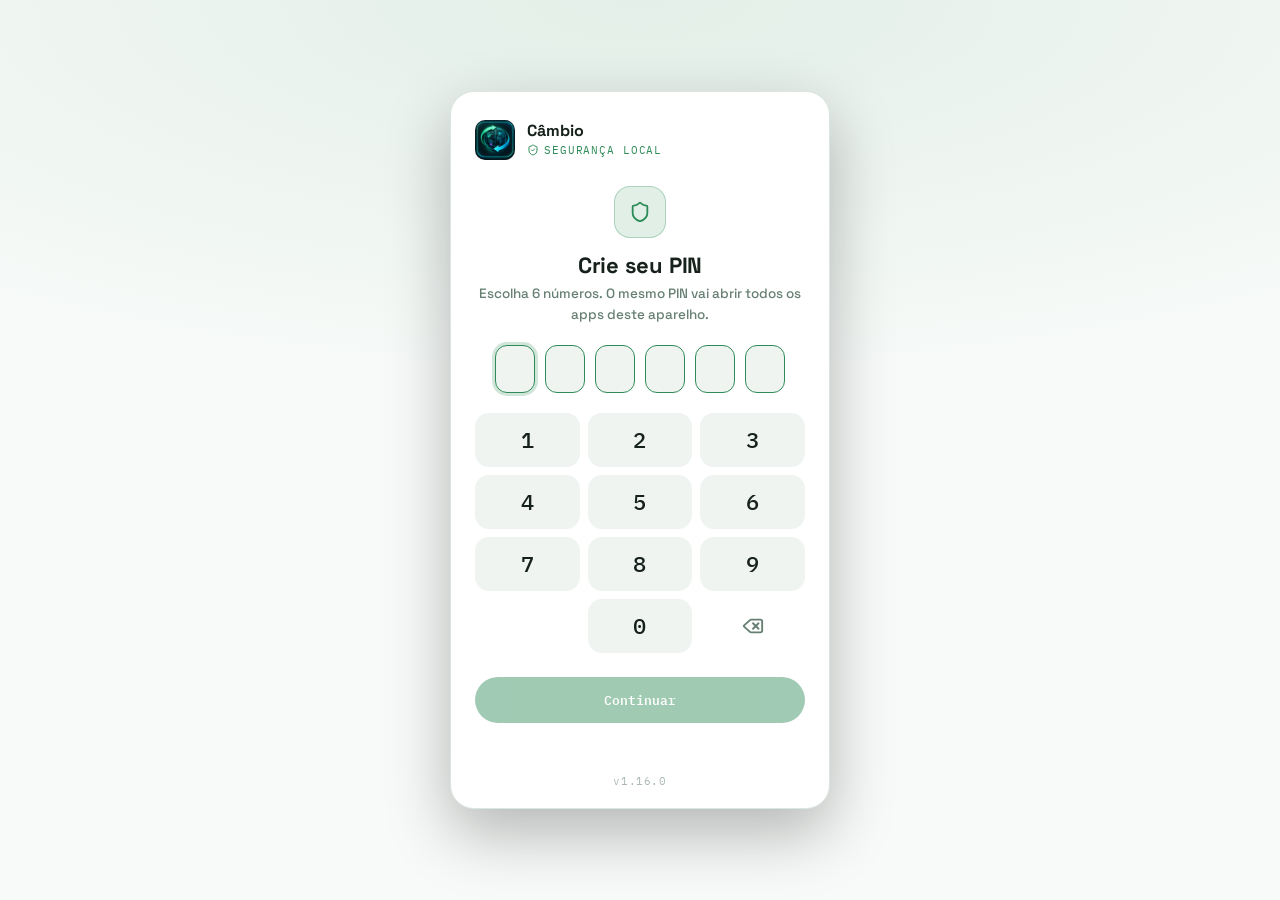
<file: index.html>
<!DOCTYPE html>
<html lang="pt-BR" class="vault-locked" data-vault-version="1.16.0" data-vault-app="cambio-sim" data-vault-name="Câmbio">
<head>
<meta charset="UTF-8">
<meta name="viewport" content="width=device-width, initial-scale=1, viewport-fit=cover">
<meta name="theme-color" content="#0E1210">
<meta http-equiv="Content-Security-Policy" content="default-src 'self'; script-src 'self'; style-src 'self' 'unsafe-inline'; font-src 'self'; connect-src 'self' https://economia.awesomeapi.com.br https://cdn.jsdelivr.net https://api.frankfurter.dev https://api.binance.com; img-src 'self' data:; manifest-src 'self'; frame-src https://systekna-ponte.web.app; object-src 'none'; base-uri 'self'; form-action 'self'; worker-src 'self';">
<meta name="referrer" content="no-referrer">
<link rel="manifest" href="manifest.json">
<link rel="icon" href="cambio-icon-192.png" sizes="192x192" type="image/png">
<link rel="apple-touch-icon" href="cambio-icon-512.png">
<title>Câmbio — Moedas & Simulador VET</title>
<!-- Log de erros: primeiro script, para pegar erros desde o início -->
<script src="apoio/stk-pkt-erros.js" data-app="CAMBIO"></script>
<link rel="stylesheet" href="fonts/fonts.css">
<link rel="stylesheet" href="css/style.css">
<link rel="stylesheet" href="stk-pkt-secure-ui.css">
<link rel="stylesheet" href="apoio/apoio.css" id="dz-style">
</head>
<body>

<div class="page">

  <header class="app-head">
    <div class="vp-bar" data-vault-profile-slot></div>
    <div class="app-head-text">
      <div class="eyebrow">CÂMBIO · TAXAS AO VIVO</div>
      <h1>Câmbio</h1>
      <p class="lede">USD, EUR, BTC, GBP, CAD e ARS em relação ao real.</p>
    </div>
  </header>

  <div class="alert-seed danger" id="app-error" role="alert">
    <p>Algo deu errado ao abrir o app. Feche e abra de novo.</p>
  </div>

  <div class="alert-seed warn-box" id="save-error" role="alert">
    <p>Não foi possível salvar no histórico. Tente de novo. Seus registros antigos continuam guardados.</p>
  </div>

  <div class="alert-seed warn-box" id="data-error" role="alert">
    <p>Não conseguimos abrir seus dados neste aparelho. Nada foi apagado. Restaure um backup nas Configurações (Seus dados) ou feche e abra o app de novo.</p>
    <button type="button" class="link-btn" id="data-error-restore">Restaurar backup</button>
  </div>

  <!-- Seletor de Moedas Expandido -->
  <div class="tabs-seed tabs-currency" id="currency-tabs" role="group" aria-label="Moeda">
    <button type="button" class="tab-btn-seed active" data-cur="USD" aria-pressed="true">USD</button>
    <button type="button" class="tab-btn-seed" data-cur="EUR" aria-pressed="false">EUR</button>
    <button type="button" class="tab-btn-seed" data-cur="BTC" aria-pressed="false">BTC</button>
    <button type="button" class="tab-btn-seed" data-cur="GBP" aria-pressed="false">GBP</button>
    <button type="button" class="tab-btn-seed" data-cur="CAD" aria-pressed="false">CAD</button>
    <button type="button" class="tab-btn-seed" data-cur="ARS" aria-pressed="false">ARS</button>
  </div>

  <h2>Cotação <span class="count pair-label" id="pair-label">USD <i data-icon="arrow-left-right" data-size="12"></i> BRL</span></h2>
  <div class="card" id="board" aria-live="polite">
    <div class="hero-seed">
      <div class="hero-label-seed" id="board-label">DÓLAR COMERCIAL — COMPRA</div>
      <div class="hero-amount-seed skeleton-block" id="rate-value">0,0000</div>
      <div class="hero-delta-row">
        <div class="hero-delta-seed warn" id="rate-delta">—</div>
        <div class="alert-badge" id="alert-badge">alerta ativo</div>
      </div>
    </div>
    <div class="updated-at" id="updated-at">carregando…</div>

    <div class="bidask-grid">
      <div class="bidask-card">
        <div class="k">COMPRA (BID)</div>
        <div class="v skeleton-block" id="bid-value">0,0000</div>
      </div>
      <div class="bidask-card">
        <div class="k">VENDA (ASK)</div>
        <div class="v skeleton-block" id="ask-value">0,0000</div>
      </div>
    </div>

    <!-- Histórico / Sparkline com Tooltip -->
    <div class="spark-wrap">
      <div class="tabs-seed small tabs-period" role="group" aria-label="Período">
        <button type="button" class="tab-btn-seed" id="per-7d">7D</button>
        <button type="button" class="tab-btn-seed active" id="per-30d">30D</button>
        <button type="button" class="tab-btn-seed" id="per-90d">90D</button>
        <button type="button" class="tab-btn-seed" id="per-1a">1A</button>
      </div>
      <div class="spark-tooltip" id="spark-tooltip"></div>
      <svg id="spark" viewBox="0 0 400 68" preserveAspectRatio="none"></svg>
      <div class="spark-skeleton skeleton-block" id="spark-skeleton"></div>
      <div class="spark-labels">
        <span id="spark-start">—</span>
        <span id="spark-end">hoje</span>
      </div>
    </div>

    <div class="stat-grid-seed stat-grid-chart">
      <div class="stat-card-seed">
        <div class="k">MÁXIMA</div>
        <div class="v skeleton-block" id="stat-high">0,0000</div>
      </div>
      <div class="stat-card-seed">
        <div class="k">MÍNIMA</div>
        <div class="v skeleton-block" id="stat-low">0,0000</div>
      </div>
      <div class="stat-card-seed">
        <div class="k">VARIAÇÃO</div>
        <div class="v skeleton-block" id="stat-var">0,00%</div>
      </div>
    </div>

    <div class="alert-seed danger" id="currency-error" role="alert"></div>

    <div class="refresh-row">
      <button class="btn-seed btn-secondary-seed btn-full" id="refresh" type="button"><i data-icon="refresh" data-size="15"></i> Atualizar cotação</button>
      <span class="auto-note" id="auto-note">auto 5min</span>
    </div>
  </div>

  <!-- Botões para abrir as Ferramentas em Modal -->
  <div class="quick-tools-grid">
    <button type="button" class="btn-tool" id="btn-open-vet">
      <span class="tool-icon"><i data-icon="calculator" data-size="18"></i></span>
      <span class="tool-info">
        <span>Simulador VET</span>
        <small>IOF e Spread bancário</small>
      </span>
    </button>
    <button type="button" class="btn-tool" id="btn-open-alert">
      <span class="tool-icon"><i data-icon="bell" data-size="18"></i></span>
      <span class="tool-info">
        <span>Alerta de Cotação</span>
        <small>Notificação de preço</small>
      </span>
    </button>
  </div>

  <!-- Conversor Direto -->
  <h2>Conversor</h2>
  <div class="card col-gap">
    <div class="converter-grid">
      <div>
        <label class="field-label" for="conv-input" id="conv-input-label">USD</label>
        <input type="text" id="conv-input" inputmode="decimal" value="1,00">
      </div>
      <button type="button" class="invert-btn" id="conv-invert" aria-label="Inverter sentido da conversão"><i data-icon="arrow-left-right" data-size="18"></i></button>
      <div>
        <label class="field-label" for="conv-output" id="conv-output-label">BRL</label>
        <input type="text" id="conv-output" inputmode="decimal" value="—" readonly>
      </div>
    </div>
    <button class="btn-seed btn-primary-seed btn-full btn-add-log" id="btn-add-log" type="button"><i data-icon="plus" data-size="16"></i> Adicionar ao histórico</button>
  </div>

  <!-- Histórico de Conversões -->
  <h2>Últimas conversões <button type="button" class="link-btn" id="clear-log">limpar</button></h2>
  <div class="card" id="log-card">
    <div id="log-list"><div class="empty-note">Nenhuma conversão salva ainda. Toque em Adicionar ao histórico.</div></div>
  </div>

  <div class="alert-seed danger" id="status" role="alert"></div>

  <!-- MODAL: Simulador VET (Oculto na página) -->
  <div class="modal-overlay" id="modal-vet" role="dialog" aria-modal="true" aria-labelledby="modal-vet-title">
    <div class="modal-box">
      <div class="modal-header">
        <div>
          <h3 id="modal-vet-title">Simulador VET</h3>
          <div class="modal-subtitle">Valor Efetivo Total & Custos</div>
        </div>
        <button type="button" class="modal-close-btn" data-close="modal-vet" aria-label="Fechar modal"><i data-icon="x" data-size="16"></i></button>
      </div>
      <div class="modal-body col-gap">
        <div class="vet-grid">
          <div>
            <label class="field-label" for="vet-amount">Quantia Estrangeira</label>
            <input type="text" id="vet-amount" inputmode="decimal" value="1.000,00">
          </div>
          <div>
            <label class="field-label" for="vet-spread">Spread Bancário (%)</label>
            <input type="text" id="vet-spread" inputmode="decimal" value="5,50" aria-describedby="vet-spread-hint">
          </div>
        </div>
        <div class="field-hint" id="vet-spread-hint">Padrão estimado para a modalidade. É estimativa de mercado, não é norma: cada instituição define o seu spread.</div>
        <div>
          <label class="field-label" for="vet-iof">Modalidade / Alíquota IOF</label>
          <select id="vet-iof">
            <option value="especie">Dinheiro em Espécie (IOF 3,5%)</option>
            <option value="cartao">Cartão de Crédito / Débito Internacional (IOF 3,5%)</option>
            <option value="remessa_mesma_titularidade">Conta Internacional Própria (IOF 3,5%)</option>
            <option value="remessa_outra_titularidade">Remessa para Terceiros (IOF 3,5%)</option>
            <option value="remessa_investimento">Remessa para Investimento, recursos próprios (IOF 1,1%)</option>
            <option value="ingresso_recursos">Ingresso de Recursos do Exterior (IOF 0,38%)</option>
            <option value="nenhum">Isento / Sem IOF (0,0%)</option>
          </select>
        </div>
        <div class="vet-grid">
          <div>
            <label class="field-label" for="vet-fee-fixed">Tarifa fixa (R$)</label>
            <input type="text" id="vet-fee-fixed" inputmode="decimal" value="0,00">
          </div>
          <div>
            <label class="field-label" for="vet-fee-pct">Tarifa percentual (%)</label>
            <input type="text" id="vet-fee-pct" inputmode="decimal" value="0,00">
          </div>
        </div>

        <div class="alert-seed danger" id="vet-error" role="alert"></div>
        <div id="vet-warnings" class="vet-warnings" aria-live="polite"></div>

        <div class="vet-result-card">
          <div class="line">
            <span>Valor sem spread:</span>
            <span id="vet-base">—</span>
          </div>
          <div class="line">
            <span>Câmbio com Spread:</span>
            <strong id="vet-commercial">—</strong>
          </div>
          <div class="line">
            <span>Custo do Spread:</span>
            <span id="vet-spread-cost">—</span>
          </div>
          <div class="line">
            <span>Custo do IOF:</span>
            <span id="vet-iof-cost">—</span>
          </div>
          <div class="line">
            <span>Tarifas:</span>
            <span id="vet-fee-cost">—</span>
          </div>
          <div class="line">
            <span>VET (total ÷ quantia):</span>
            <strong id="vet-rate">—</strong>
          </div>
          <div class="line highlight">
            <span>Total a Pagar:</span>
            <strong id="vet-total">—</strong>
          </div>
        </div>
        <p class="vet-disclaimer">VET = total em R$ (câmbio com spread + IOF + tarifas) ÷ quantia em moeda estrangeira, conforme a lógica da Res. BCB 277/2022. Simulação informativa: não é oferta nem orientação tributária. O VET que vale é o informado pela instituição antes de você fechar a operação.</p>
      </div>
    </div>
  </div>

  <!-- MODAL: Alerta de Cotação (Oculto na página) -->
  <div class="modal-overlay" id="modal-alert" role="dialog" aria-modal="true" aria-labelledby="modal-alert-title">
    <div class="modal-box">
      <div class="modal-header">
        <div>
          <h3 id="modal-alert-title">Alerta de Cotação (<span id="alert-currency-label">USD</span>)</h3>
          <div class="modal-subtitle">Notificações e limites de preço</div>
        </div>
        <button type="button" class="modal-close-btn" data-close="modal-alert" aria-label="Fechar modal"><i data-icon="x" data-size="16"></i></button>
      </div>
      <div class="modal-body col-gap">
        <div>
          <label class="field-label" for="alert-value">Avisar quando 1 <span id="alert-cur-name">USD</span> valer, em BRL</label>
          <input type="text" id="alert-value" inputmode="decimal" placeholder="ex: 5,40">
        </div>
        <div class="alert-dir-toggle">
          <button type="button" class="alert-dir-btn active" id="alert-dir-above"><i data-icon="arrow-up" data-size="15"></i> acima de</button>
          <button type="button" class="alert-dir-btn" id="alert-dir-below"><i data-icon="arrow-down" data-size="15"></i> abaixo de</button>
        </div>
        <div class="row-gap">
          <button class="btn-seed btn-primary-seed btn-grow" id="alert-save" type="button">Salvar alerta</button>
          <button class="btn-seed btn-secondary-seed" id="alert-clear" type="button">Remover</button>
        </div>
        <button class="btn-seed btn-secondary-seed btn-full" id="btn-notify-perm" type="button"><i data-icon="bell" data-size="15"></i> Ativar notificações push</button>
        <div class="empty-note" id="alert-status"></div>
      </div>
    </div>
  </div>

  <footer>
    FONTE DE DADOS: AwesomeAPI (economia.awesomeapi.com.br)<br>
    Cotações de mercado são informativas e sujeitas a variação contínua.
    <p class="footer-disclaimer">
      As simulações não são oferta nem orientação tributária. O VET vinculante é o que a instituição informa antes de fechar a operação.
      Alíquotas de IOF conforme o Decreto 12.499/2025 (verificado em 30/09/2026). Para criptoativos, remessas a terceiros ou
      investimento no exterior, consulte um contador ou tributarista.
    </p>
  </footer>
</div>

<script src="js/cambio-engine.js"></script>
<script src="js/quote-sources.js"></script>
<script src="stk-pkt-financ-icons.js"></script>
<script src="stk-pkt-bip39-pt.js"></script>
<script src="stk-pkt-secure-vault.js"></script>
<script src="stk-pkt-secure-ui.js"></script>
<script src="js/program.js"></script>
<script src="apoio/stk-pkt-ponte.js"></script>
<script src="apoio/stk-pkt-feedback.js"></script>
<script src="apoio/stk-pkt-doacao.js" data-app="CAMBIO" data-flutuante="false"></script>
</body>
</html>
</file>
<file: fonts/fonts.css>
/* Fontes servidas pelo próprio app (sem Google): Space Grotesk e IBM Plex Mono, licença SIL OFL 1.1. Só latin e latin-ext. */
@font-face {
  font-family: 'IBM Plex Mono';
  font-style: normal;
  font-weight: 400;
  font-display: swap;
  src: url(ibm-plex-mono-latin-ext-400.woff2) format('woff2');
  unicode-range: U+0100-02BA, U+02BD-02C5, U+02C7-02CC, U+02CE-02D7, U+02DD-02FF, U+0304, U+0308, U+0329, U+1D00-1DBF, U+1E00-1E9F, U+1EF2-1EFF, U+2020, U+20A0-20AB, U+20AD-20C0, U+2113, U+2C60-2C7F, U+A720-A7FF;
}
@font-face {
  font-family: 'IBM Plex Mono';
  font-style: normal;
  font-weight: 400;
  font-display: swap;
  src: url(ibm-plex-mono-latin-400.woff2) format('woff2');
  unicode-range: U+0000-00FF, U+0131, U+0152-0153, U+02BB-02BC, U+02C6, U+02DA, U+02DC, U+0304, U+0308, U+0329, U+2000-206F, U+20AC, U+2122, U+2191, U+2193, U+2212, U+2215, U+FEFF, U+FFFD;
}
@font-face {
  font-family: 'IBM Plex Mono';
  font-style: normal;
  font-weight: 500;
  font-display: swap;
  src: url(ibm-plex-mono-latin-ext-500.woff2) format('woff2');
  unicode-range: U+0100-02BA, U+02BD-02C5, U+02C7-02CC, U+02CE-02D7, U+02DD-02FF, U+0304, U+0308, U+0329, U+1D00-1DBF, U+1E00-1E9F, U+1EF2-1EFF, U+2020, U+20A0-20AB, U+20AD-20C0, U+2113, U+2C60-2C7F, U+A720-A7FF;
}
@font-face {
  font-family: 'IBM Plex Mono';
  font-style: normal;
  font-weight: 500;
  font-display: swap;
  src: url(ibm-plex-mono-latin-500.woff2) format('woff2');
  unicode-range: U+0000-00FF, U+0131, U+0152-0153, U+02BB-02BC, U+02C6, U+02DA, U+02DC, U+0304, U+0308, U+0329, U+2000-206F, U+20AC, U+2122, U+2191, U+2193, U+2212, U+2215, U+FEFF, U+FFFD;
}
@font-face {
  font-family: 'IBM Plex Mono';
  font-style: normal;
  font-weight: 600;
  font-display: swap;
  src: url(ibm-plex-mono-latin-ext-600.woff2) format('woff2');
  unicode-range: U+0100-02BA, U+02BD-02C5, U+02C7-02CC, U+02CE-02D7, U+02DD-02FF, U+0304, U+0308, U+0329, U+1D00-1DBF, U+1E00-1E9F, U+1EF2-1EFF, U+2020, U+20A0-20AB, U+20AD-20C0, U+2113, U+2C60-2C7F, U+A720-A7FF;
}
@font-face {
  font-family: 'IBM Plex Mono';
  font-style: normal;
  font-weight: 600;
  font-display: swap;
  src: url(ibm-plex-mono-latin-600.woff2) format('woff2');
  unicode-range: U+0000-00FF, U+0131, U+0152-0153, U+02BB-02BC, U+02C6, U+02DA, U+02DC, U+0304, U+0308, U+0329, U+2000-206F, U+20AC, U+2122, U+2191, U+2193, U+2212, U+2215, U+FEFF, U+FFFD;
}
@font-face {
  font-family: 'Space Grotesk';
  font-style: normal;
  font-weight: 500;
  font-display: swap;
  src: url(space-grotesk-latin-ext.woff2) format('woff2');
  unicode-range: U+0100-02BA, U+02BD-02C5, U+02C7-02CC, U+02CE-02D7, U+02DD-02FF, U+0304, U+0308, U+0329, U+1D00-1DBF, U+1E00-1E9F, U+1EF2-1EFF, U+2020, U+20A0-20AB, U+20AD-20C0, U+2113, U+2C60-2C7F, U+A720-A7FF;
}
@font-face {
  font-family: 'Space Grotesk';
  font-style: normal;
  font-weight: 500;
  font-display: swap;
  src: url(space-grotesk-latin.woff2) format('woff2');
  unicode-range: U+0000-00FF, U+0131, U+0152-0153, U+02BB-02BC, U+02C6, U+02DA, U+02DC, U+0304, U+0308, U+0329, U+2000-206F, U+20AC, U+2122, U+2191, U+2193, U+2212, U+2215, U+FEFF, U+FFFD;
}
@font-face {
  font-family: 'Space Grotesk';
  font-style: normal;
  font-weight: 600;
  font-display: swap;
  src: url(space-grotesk-latin-ext.woff2) format('woff2');
  unicode-range: U+0100-02BA, U+02BD-02C5, U+02C7-02CC, U+02CE-02D7, U+02DD-02FF, U+0304, U+0308, U+0329, U+1D00-1DBF, U+1E00-1E9F, U+1EF2-1EFF, U+2020, U+20A0-20AB, U+20AD-20C0, U+2113, U+2C60-2C7F, U+A720-A7FF;
}
@font-face {
  font-family: 'Space Grotesk';
  font-style: normal;
  font-weight: 600;
  font-display: swap;
  src: url(space-grotesk-latin.woff2) format('woff2');
  unicode-range: U+0000-00FF, U+0131, U+0152-0153, U+02BB-02BC, U+02C6, U+02DA, U+02DC, U+0304, U+0308, U+0329, U+2000-206F, U+20AC, U+2122, U+2191, U+2193, U+2212, U+2215, U+FEFF, U+FFFD;
}
@font-face {
  font-family: 'Space Grotesk';
  font-style: normal;
  font-weight: 700;
  font-display: swap;
  src: url(space-grotesk-latin-ext.woff2) format('woff2');
  unicode-range: U+0100-02BA, U+02BD-02C5, U+02C7-02CC, U+02CE-02D7, U+02DD-02FF, U+0304, U+0308, U+0329, U+1D00-1DBF, U+1E00-1E9F, U+1EF2-1EFF, U+2020, U+20A0-20AB, U+20AD-20C0, U+2113, U+2C60-2C7F, U+A720-A7FF;
}
@font-face {
  font-family: 'Space Grotesk';
  font-style: normal;
  font-weight: 700;
  font-display: swap;
  src: url(space-grotesk-latin.woff2) format('woff2');
  unicode-range: U+0000-00FF, U+0131, U+0152-0153, U+02BB-02BC, U+02C6, U+02DA, U+02DC, U+0304, U+0308, U+0329, U+2000-206F, U+20AC, U+2122, U+2191, U+2193, U+2212, U+2215, U+FEFF, U+FFFD;
}
</file>
<file: css/style.css>
:root {
  --bg: #0E1210;
  --surface: #171D1A;
  --surface-2: #202824;
  --line: #2C3733;
  --ink: #EAF0EC;
  --ink-dim: #8FA098;
  --accent: #6FCF97;
  --accent-dim: #4A8A67;
  --up: #6FCF97;
  --down: #E08585;
  --warn: #E0C185;
  --info: #7FA6CF;
  box-sizing: border-box;
  padding-top: env(safe-area-inset-top, 0px);
  padding-bottom: env(safe-area-inset-bottom, 0px);
}

/* Tema claro: segue o sistema do aparelho. */
@media (prefers-color-scheme: light) {
  :root {
    --bg: #F7FAF8; --surface: #FFFFFF; --surface-2: #EFF4F0; --line: #DCE6E0;
    --ink: #16211B; --ink-dim: #667F72; --accent: #2E8B57; --accent-dim: #4EA976;
    --up: #2E8B57; --down: #C1584A; --warn: #9A7B2E; --info: #3F6E9E;
  }
}

* { box-sizing: inherit; }

html, body {
  margin: 0;
  background: var(--bg);
  color: var(--ink);
  font-family: 'Space Grotesk', -apple-system, BlinkMacSystemFont, "Segoe UI", Roboto, sans-serif;
}

.page {
  max-width: 560px;
  margin: 0 auto;
  padding: 24px 18px 60px;
}

.eyebrow {
  font-family: 'IBM Plex Mono', monospace;
  font-size: 12px;
  color: var(--accent);
  margin-bottom: 6px;
  letter-spacing: 0.5px;
}

h1 {
  font-size: 26px;
  font-weight: 700;
  margin: 0 0 4px;
}

.lede {
  font-family: 'IBM Plex Mono', monospace;
  font-size: 12px;
  color: var(--ink-dim);
  margin-bottom: 6px;
}

h2 {
  font-size: 15px;
  font-weight: 600;
  color: var(--ink-dim);
  margin: 34px 0 12px;
  padding-bottom: 8px;
  border-bottom: 1px solid var(--line);
  display: flex;
  justify-content: space-between;
  align-items: baseline;
}

h2 .count {
  font-family: 'IBM Plex Mono', monospace;
  font-size: 11px;
}

h2 .link-btn {
  font-family: 'IBM Plex Mono', monospace;
  font-size: 11px;
  color: var(--ink-dim);
  background: none;
  border: none;
  cursor: pointer;
  padding: 0;
}

h2 .link-btn:hover {
  color: var(--down);
}

.card {
  background: var(--surface);
  border: 1px solid var(--line);
  border-radius: 16px;
  padding: 18px;
}

.row-gap {
  display: flex;
  gap: 10px;
  flex-wrap: wrap;
  align-items: center;
}

.col-gap {
  display: flex;
  flex-direction: column;
  gap: 12px;
}

/* Tabs */
.tabs-seed {
  display: flex;
  background: var(--surface);
  border: 1px solid var(--line);
  border-radius: 999px;
  padding: 4px;
  overflow-x: auto;
}

.tabs-seed.small {
  padding: 3px;
}

.tab-btn-seed {
  flex: 1;
  min-width: 50px;
  padding: 10px;
  border: none;
  border-radius: 999px;
  background: transparent;
  color: var(--ink-dim);
  font-family: 'IBM Plex Mono', monospace;
  font-size: 13px;
  cursor: pointer;
  text-align: center;
  transition: all 0.15s ease;
}

.tabs-seed.small .tab-btn-seed {
  padding: 8px 6px;
  font-size: 11.5px;
}

.tab-btn-seed.active {
  background: var(--surface-2);
  color: var(--accent);
  font-weight: 600;
}

/* Badges */
.badge-seed {
  display: inline-block;
  padding: 3px 10px;
  border-radius: 999px;
  font-family: 'IBM Plex Mono', monospace;
  font-size: 11px;
}

.badge-seed.pos { background: rgba(111,207,151,0.15); color: var(--up); }
.badge-seed.neg { background: rgba(224,133,133,0.15); color: var(--down); }
.badge-seed.warn { background: rgba(224,193,133,0.15); color: var(--warn); }

/* Hero KPI */
.hero-seed {
  text-align: center;
  padding: 8px 0;
}

.hero-label-seed {
  font-family: 'IBM Plex Mono', monospace;
  font-size: 12px;
  color: var(--ink-dim);
  margin-bottom: 8px;
}

.hero-amount-seed {
  font-size: 36px;
  font-weight: 700;
  font-family: 'IBM Plex Mono', monospace;
  font-variant-numeric: tabular-nums;
}

.hero-delta-row {
  display: flex;
  gap: 8px;
  justify-content: center;
  align-items: center;
  margin-top: 8px;
  flex-wrap: wrap;
}

.hero-delta-seed {
  display: inline-flex;
  padding: 5px 12px;
  border-radius: 999px;
  font-family: 'IBM Plex Mono', monospace;
  font-size: 13px;
}

.hero-delta-seed.pos { background: rgba(111,207,151,0.15); color: var(--up); }
.hero-delta-seed.neg { background: rgba(224,133,133,0.15); color: var(--down); }
.hero-delta-seed.warn { background: rgba(224,193,133,0.15); color: var(--warn); }

.alert-badge {
  display: none;
  padding: 5px 12px;
  border-radius: 999px;
  font-family: 'IBM Plex Mono', monospace;
  font-size: 12px;
  background: rgba(224,193,133,0.15);
  color: var(--warn);
}

.alert-badge.show {
  display: inline-flex;
}

/* Bid / Ask grid */
.bidask-grid {
  display: grid;
  grid-template-columns: 1fr 1fr;
  gap: 10px;
  margin-top: 16px;
}

.bidask-card {
  background: var(--surface-2);
  border-radius: 16px;
  padding: 12px 14px;
  text-align: center;
}

.bidask-card .k {
  font-family: 'IBM Plex Mono', monospace;
  font-size: 10.5px;
  color: var(--ink-dim);
}

.bidask-card .v {
  font-family: 'IBM Plex Mono', monospace;
  font-size: 16px;
  margin-top: 4px;
}

/* Grid estatísticas 3 colunas */
.stat-grid-seed {
  display: grid;
  grid-template-columns: repeat(3, 1fr);
  gap: 10px;
}

.stat-card-seed {
  background: var(--surface-2);
  border-radius: 16px;
  padding: 12px 14px;
}

.stat-card-seed .k {
  font-family: 'IBM Plex Mono', monospace;
  font-size: 10.5px;
  color: var(--ink-dim);
}

.stat-card-seed .v {
  font-family: 'IBM Plex Mono', monospace;
  font-size: 16px;
  margin-top: 4px;
}

/* Botões */
.btn-seed {
  font-family: 'IBM Plex Mono', monospace;
  font-size: 14px;
  padding: 12px 18px;
  border-radius: 999px;
  border: none;
  cursor: pointer;
  transition: opacity 0.15s ease;
}

.btn-primary-seed {
  background: var(--accent);
  color: var(--bg);
  font-weight: 600;
}

.btn-secondary-seed {
  background: var(--surface-2);
  color: var(--ink);
  border: 1px solid var(--line);
}

.btn-full {
  width: 100%;
}

.btn-seed:disabled {
  opacity: 0.6;
  cursor: default;
}

/* Alertas e Erros */
.alert-seed {
  padding: 13px 14px;
  border-radius: 12px;
  font-size: 13.5px;
  line-height: 1.4;
  display: none;
}

.alert-seed.show {
  display: block;
}

.alert-seed.danger {
  background: rgba(224,133,133,0.12);
  border: 1px solid rgba(224,133,133,0.3);
  color: var(--ink);
}

.alert-seed .link-btn {
  font-family: 'IBM Plex Mono', monospace;
  font-size: 12px;
  color: var(--accent);
  background: none;
  border: none;
  cursor: pointer;
  padding: 0;
  margin-top: 8px;
  text-decoration: underline;
}

.alert-seed.warn-box {
  background: rgba(224,193,133,0.12);
  border: 1px solid rgba(224,193,133,0.3);
  color: var(--ink);
  margin-top: 12px;
}

/* Campos de Formulário */
label.field-label {
  display: block;
  font-family: 'IBM Plex Mono', monospace;
  font-size: 11px;
  color: var(--ink-dim);
  margin-bottom: 6px;
}

input[type=text], input[type=number], select {
  width: 100%;
  background: var(--surface-2);
  border: 1px solid var(--line);
  border-radius: 8px;
  color: var(--ink);
  font-family: 'IBM Plex Mono', monospace;
  font-size: 15px;
  padding: 10px 12px;
  font-variant-numeric: tabular-nums;
  box-sizing: border-box;
}

select {
  appearance: none;
  background-image: url("data:image/svg+xml;charset=UTF-8,%3Csvg%20xmlns%3D%22http%3A%2F%2Fwww.w3.org%2F2000%2Fsvg%22%20width%3D%2212%22%20height%3D%2212%22%20viewBox%3D%220%200%2024%2024%22%20fill%3D%22none%22%20stroke%3D%22%238FA098%22%20stroke-width%3D%222%22%3E%3Cpolyline%20points%3D%226%209%2012%2015%2018%209%22%3E%3C%2Fpolyline%3E%3C%2Fsvg%3E");
  background-repeat: no-repeat;
  background-position: right 12px center;
  padding-right: 32px;
  cursor: pointer;
}

input:focus-visible, select:focus-visible {
  outline: 2px solid var(--accent);
  outline-offset: 1px;
}

input[readonly] {
  color: var(--accent);
}

/* Skeleton loader */
.skeleton-block {
  position: relative;
  color: transparent !important;
  overflow: hidden;
}

.skeleton-block::after {
  content: '';
  position: absolute;
  inset: 0;
  border-radius: inherit;
  background: linear-gradient(90deg, var(--surface-2) 25%, var(--line) 50%, var(--surface-2) 75%);
  background-size: 200% 100%;
  animation: shimmer 1.4s ease-in-out infinite;
}

@keyframes shimmer {
  0% { background-position: 200% 0; }
  100% { background-position: -200% 0; }
}

.spark-skeleton {
  height: 68px;
  border-radius: 8px;
  display: none;
}

.spark-skeleton.show {
  display: block;
}

#spark.hide {
  display: none;
}

/* Sparkline interativo */
.updated-at {
  font-family: 'IBM Plex Mono', monospace;
  font-size: 11px;
  color: var(--ink-dim);
  text-align: center;
  margin-top: 10px;
}

.spark-wrap {
  position: relative;
  margin-top: 20px;
  border-top: 1px solid var(--line);
  padding-top: 16px;
}

.spark-wrap svg {
  display: block;
  width: 100%;
  height: 68px;
  overflow: visible;
  touch-action: none;
}

.spark-labels {
  display: flex;
  justify-content: space-between;
  font-family: 'IBM Plex Mono', monospace;
  font-size: 10.5px;
  color: var(--ink-dim);
  margin-top: 6px;
}

/* Tooltip do gráfico */
.spark-tooltip {
  position: absolute;
  top: 10px;
  left: 50%;
  transform: translateX(-50%);
  background: var(--surface-2);
  border: 1px solid var(--accent-dim);
  padding: 4px 8px;
  border-radius: 6px;
  font-family: 'IBM Plex Mono', monospace;
  font-size: 11px;
  color: var(--accent);
  pointer-events: none;
  display: none;
}
.spark-tooltip.show { display: block; }

/* Grid do conversor */
.converter-grid {
  display: grid;
  grid-template-columns: 1fr auto 1fr;
  gap: 10px;
  align-items: center;
}

.invert-btn {
  width: 40px;
  height: 40px;
  margin-top: 18px;
  border-radius: 50%;
  background: var(--surface-2);
  border: 1px solid var(--line);
  color: var(--accent);
  font-size: 16px;
  line-height: 1;
  cursor: pointer;
  display: flex;
  align-items: center;
  justify-content: center;
  transition: transform 0.15s ease;
}

.invert-btn:hover {
  border-color: var(--accent);
}

.invert-btn:active {
  transform: rotate(180deg);
}

.invert-btn:focus-visible {
  outline: 2px solid var(--accent);
  outline-offset: 2px;
}

.refresh-row {
  display: flex;
  justify-content: space-between;
  align-items: center;
  gap: 10px;
  margin-top: 18px;
}

.auto-note {
  font-family: 'IBM Plex Mono', monospace;
  font-size: 10.5px;
  color: var(--ink-dim);
  white-space: nowrap;
}

footer {
  margin-top: 30px;
  font-family: 'IBM Plex Mono', monospace;
  font-size: 10.5px;
  color: var(--ink-dim);
  text-align: center;
  line-height: 1.6;
}

.footer-disclaimer {
  margin: 12px auto 0;
  max-width: 520px;
  text-align: left;
}

/* Simulador VET: dicas, avisos e disclaimer */
.field-hint {
  color: var(--ink-dim);
  font-size: 12px;
  line-height: 1.4;
  margin-top: -6px;
}

.vet-warnings {
  display: flex;
  flex-direction: column;
  gap: 8px;
}

.vet-warnings .alert-seed {
  margin-top: 0;
}

.vet-warnings .vet-info {
  color: var(--ink-dim);
  font-size: 12.5px;
  line-height: 1.4;
}

.vet-disclaimer {
  color: var(--ink-dim);
  font-size: 11.5px;
  line-height: 1.5;
  margin: 0;
}

/* Timeline */
.timeline-item-seed {
  display: flex;
  gap: 12px;
  padding: 11px 0;
  border-bottom: 1px dotted var(--line);
}

.timeline-item-seed:last-child {
  border-bottom: none;
}

.timeline-dot-seed {
  width: 8px;
  height: 8px;
  border-radius: 50%;
  margin-top: 7px;
  flex-shrink: 0;
  background: var(--accent);
}

.timeline-item-seed .when {
  font-family: 'IBM Plex Mono', monospace;
  font-size: 11.5px;
  color: var(--ink-dim);
}

.timeline-item-seed .what {
  font-size: 14.5px;
}

.empty-note {
  color: var(--ink-dim);
  font-size: 13px;
  padding: 4px 0;
  font-family: 'IBM Plex Mono', monospace;
}

/* Alertas de cotação */
.alert-dir-toggle {
  display: flex;
  gap: 8px;
}

.alert-dir-btn {
  flex: 1;
  padding: 9px;
  border-radius: 10px;
  border: 1px solid var(--line);
  background: var(--surface-2);
  color: var(--ink-dim);
  font-family: 'IBM Plex Mono', monospace;
  font-size: 13px;
  cursor: pointer;
}

.alert-dir-btn.active {
  border-color: var(--accent);
  color: var(--accent);
}

/* Seção de Simulador VET (Valor Efetivo Total) */
.vet-grid {
  display: grid;
  grid-template-columns: 1fr 1fr;
  gap: 10px;
}

.vet-result-card {
  background: var(--surface-2);
  border-radius: 12px;
  padding: 14px;
  display: flex;
  flex-direction: column;
  gap: 6px;
}

.vet-result-card .line {
  display: flex;
  justify-content: space-between;
  font-family: 'IBM Plex Mono', monospace;
  font-size: 12px;
}

.vet-result-card .line.highlight {
  border-top: 1px solid var(--line);
  padding-top: 6px;
  margin-top: 4px;
  color: var(--accent);
  font-weight: 600;
  font-size: 13.5px;
}

/* Modais flutuantes */
.modal-overlay {
  position: fixed;
  inset: 0;
  background: rgba(10, 14, 12, 0.75);
  backdrop-filter: blur(4px);
  -webkit-backdrop-filter: blur(4px);
  z-index: 999;
  display: flex;
  align-items: center;
  justify-content: center;
  padding: 16px;
  opacity: 0;
  pointer-events: none;
  transition: opacity 0.2s ease;
}

.modal-overlay.active {
  opacity: 1;
  pointer-events: auto;
}

.modal-box {
  background: var(--surface);
  border: 1px solid var(--line);
  border-radius: 20px;
  width: 100%;
  max-width: 520px;
  max-height: 90vh;
  overflow-y: auto;
  box-shadow: 0 16px 36px rgba(0, 0, 0, 0.5);
  transform: translateY(16px) scale(0.97);
  transition: transform 0.2s ease;
}

.modal-overlay.active .modal-box {
  transform: translateY(0) scale(1);
}

.modal-header {
  padding: 18px 20px 14px;
  border-bottom: 1px solid var(--line);
  display: flex;
  justify-content: space-between;
  align-items: center;
}

.modal-header h3 {
  margin: 0;
  font-size: 16px;
  font-weight: 700;
  color: var(--ink);
}

.modal-header .modal-subtitle {
  font-family: 'IBM Plex Mono', monospace;
  font-size: 11px;
  color: var(--accent);
  margin-top: 2px;
}

.modal-close-btn {
  background: var(--surface-2);
  border: 1px solid var(--line);
  color: var(--ink-dim);
  border-radius: 50%;
  width: 32px;
  height: 32px;
  display: flex;
  align-items: center;
  justify-content: center;
  cursor: pointer;
  font-size: 14px;
  transition: color 0.15s, border-color 0.15s;
}

.modal-close-btn:hover {
  color: var(--ink);
  border-color: var(--accent);
}

.modal-body {
  padding: 18px 20px 22px;
}

/* Barra de Ações Rápidas (Tools) */
.quick-tools-grid {
  display: grid;
  grid-template-columns: 1fr 1fr;
  gap: 10px;
  margin-top: 14px;
}

.btn-tool {
  background: var(--surface);
  border: 1px solid var(--line);
  border-radius: 14px;
  padding: 12px 14px;
  color: var(--ink);
  display: flex;
  align-items: center;
  gap: 10px;
  cursor: pointer;
  font-family: 'Space Grotesk', sans-serif;
  font-size: 13.5px;
  font-weight: 600;
  text-align: left;
  transition: border-color 0.15s, background 0.15s;
}

.btn-tool:hover {
  border-color: var(--accent);
  background: var(--surface-2);
}

.btn-tool .tool-icon {
  display: grid;
  place-items: center;
  width: 36px;
  height: 36px;
  flex-shrink: 0;
  border-radius: 10px;
  color: var(--accent);
  background: rgba(111,207,151,0.12);
}

.btn-tool .tool-info {
  display: flex;
  flex-direction: column;
}

.btn-tool .tool-info small {
  font-family: 'IBM Plex Mono', monospace;
  font-size: 10px;
  font-weight: 400;
  color: var(--ink-dim);
}

/* Ícones SVG (stk-pkt-financ-icons.js) */
.btn-seed, .alert-dir-btn { display: inline-flex; align-items: center; justify-content: center; gap: 8px; }
.hero-delta-seed { align-items: center; gap: 6px; }
.pair-label { display: inline-flex; align-items: center; gap: 4px; }
.modal-close-btn { display: grid; place-items: center; }
.fi-spin { animation: fi-spin 1s linear infinite; }
@keyframes fi-spin { to { transform: rotate(360deg); } }
@media (prefers-reduced-motion: reduce) { .fi-spin { animation: none; } }

/* Utilitários e variantes que antes eram estilo inline */
.tabs-currency { margin-top: 18px; }
.tabs-period { margin-bottom: 14px; }
.stat-grid-chart { margin-top: 18px; }
.btn-add-log { margin-top: 6px; }
.btn-grow { flex: 1; }
.stat-card-seed .v.is-up { color: var(--up); }
.stat-card-seed .v.is-down { color: var(--down); }
.is-hidden { display: none !important; }
body.modal-open { overflow: hidden; }

/* ==================== RESPONSIVIDADE MULTI-DISPOSITIVO (Mariana UI/UX) ==================== */
/* 1. Mobile Pequeno (< 380px) */
@media (max-width: 380px) {
  .app { padding: 18px 10px 60px; }
  .tabs { overflow-x: auto; border-radius: 14px; }
  .tab-btn { font-size: 11px; padding: 9px 4px; }
  .calc-grid { grid-template-columns: 1fr; }
  .hero .hero-amount { font-size: 32px; }
}

/* 2. Tablets (641px - 1024px) */
@media (min-width: 641px) {
  .app { max-width: 820px; padding-inline: 24px; }
}

/* 3. Telas Médias (1025px - 1440px) */
@media (min-width: 1025px) {
  .app { max-width: 1080px; padding-inline: 32px; }
}

/* 4. Monitores Grandes e Ultrawide (> 1440px / 1920px - 4K) */
@media (min-width: 1441px) {
  .app { max-width: 1240px; margin: 0 auto; }
}
</file>
<file: stk-pkt-secure-ui.css>
/* FINANC vault UI. Usa os tokens do app (--bg, --surface, --accent...) com fallback no tema escuro padrão. */
html.vault-locked body > :not(#vaultGate):not(.vault-dialog) { display:none !important; }
html.vault-locked body { min-height:100vh; min-height:100dvh; display:grid; place-items:center; margin:0; padding:20px 16px; box-sizing:border-box; background:var(--bg, #0e1210); color:var(--ink, #eaf0ec);
  background-image:radial-gradient(120% 60% at 50% 0%, color-mix(in srgb, var(--accent, #6fcf97) 10%, transparent), transparent 70%); }
.fi { display:inline-block; flex-shrink:0; vertical-align:middle; }

#vaultGate { box-sizing:border-box; width:min(100%, 380px); margin:0; padding:28px 24px 22px; text-align:center; background:var(--surface, #171d1a); color:var(--ink, #eaf0ec); border:1px solid var(--line, #2c3733); border-radius:24px; box-shadow:0 24px 64px rgba(0,0,0,.28); font:15px/1.5 'Space Grotesk', system-ui, sans-serif; }
#vaultGate [hidden], .vault-dialog [hidden] { display:none !important; }
.vault-brand { display:flex; align-items:center; gap:12px; margin-bottom:26px; text-align:left; }
.vault-logo { width:40px; height:40px; border-radius:10px; display:block; }
.vault-app-name { font-size:16px; font-weight:700; line-height:1.1; }
.vault-eyebrow { display:flex; align-items:center; gap:5px; margin-top:3px; color:var(--accent, #6fcf97); font:11px/1.4 'IBM Plex Mono', monospace; letter-spacing:.08em; }
.vault-badge { display:inline-grid; place-items:center; width:52px; height:52px; margin:0 auto 14px; border-radius:16px; color:var(--accent, #6fcf97); background:color-mix(in srgb, var(--accent, #6fcf97) 14%, transparent); border:1px solid color-mix(in srgb, var(--accent, #6fcf97) 30%, transparent); }
.vault-badge-danger { color:var(--down, #e08585); background:color-mix(in srgb, var(--down, #e08585) 14%, transparent); border-color:color-mix(in srgb, var(--down, #e08585) 30%, transparent); }
#vaultGate h1 { margin:0 0 6px; color:var(--ink, #eaf0ec); font-size:22px; line-height:1.2; letter-spacing:-.01em; }
#vaultGate p { margin:0 0 4px; color:var(--ink-dim, #8fa098); font-size:13.5px; line-height:1.5; }
#vaultForm { margin:20px 0 0; }

/* PIN: input real invisível sobre as 6 caixas */
.vault-pin-wrap { position:relative; margin:0 auto 20px; width:max-content; cursor:text; }
.vault-pin-input { position:absolute; inset:0; width:100%; height:100%; opacity:0; border:0; padding:0; margin:0; font-size:16px; caret-color:transparent; }
.vault-dots { display:flex; gap:10px; }
.vault-dots span { width:40px; height:48px; border-radius:12px; background:var(--surface-2, #202824); border:1px solid var(--line, #2c3733); display:grid; place-items:center; transition:border-color .15s, background .15s; }
.vault-dots span::after { content:''; width:12px; height:12px; border-radius:50%; background:var(--ink, #eaf0ec); transform:scale(0); transition:transform .15s; }
.vault-dots span.filled { border-color:color-mix(in srgb, var(--accent, #6fcf97) 55%, var(--line, #2c3733)); }
.vault-dots span.filled::after { transform:scale(1); }
.vault-pin-input:focus-visible + .vault-dots span:not(.filled) { border-color:var(--accent, #6fcf97); }
.vault-pin-input:focus-visible + .vault-dots span.filled + span:not(.filled), .vault-pin-input:focus-visible + .vault-dots span:first-child:not(.filled) { box-shadow:0 0 0 3px color-mix(in srgb, var(--accent, #6fcf97) 22%, transparent); }
.vault-shake { animation:vault-shake .4s; }
.vault-shake span { border-color:var(--down, #e08585) !important; }
@keyframes vault-shake { 20%,60% { transform:translateX(-8px); } 40%,80% { transform:translateX(8px); } }

/* Teclado numérico */
.vault-keypad { display:grid; grid-template-columns:repeat(3, 1fr); gap:8px; margin:0 0 16px; }
#vaultGate .vault-keypad button { height:54px; margin:0; display:grid; place-items:center; border-radius:14px; border:1px solid transparent; background:var(--surface-2, #202824); color:var(--ink, #eaf0ec); font:500 22px 'IBM Plex Mono', monospace; cursor:pointer; -webkit-tap-highlight-color:transparent; transition:background .12s, transform .08s; }
#vaultGate .vault-keypad button:hover { border-color:var(--line, #2c3733); }
#vaultGate .vault-keypad button:active { transform:scale(.96); background:color-mix(in srgb, var(--accent, #6fcf97) 18%, var(--surface-2, #202824)); }
#vaultGate .vault-keypad button[data-key=del] { background:transparent; color:var(--ink-dim, #8fa098); }
#vaultGate .vault-keypad .vault-key-bio { background:color-mix(in srgb, var(--accent, #6fcf97) 12%, transparent); color:var(--accent, #6fcf97); }
#vaultGate .vault-keypad .vault-key-bio.is-off { visibility:hidden; }
#vaultGate .vault-keypad button:disabled { opacity:.4; cursor:not-allowed; transform:none; }

.vault-field { display:block; margin:0 0 16px; text-align:left; color:var(--ink-dim, #8fa098); font:11px/1.4 'IBM Plex Mono', monospace; }
#vaultGate input:not(.vault-pin-input), .vault-dialog input { display:block; box-sizing:border-box; width:100%; padding:12px 14px; margin:7px 0 0; color:var(--ink, #eaf0ec); background:var(--surface-2, #202824); border:1px solid var(--line, #2c3733); border-radius:10px; outline:none; font:14px 'IBM Plex Mono', monospace; }
#vaultGate input:not(.vault-pin-input):focus, .vault-dialog input:focus { border-color:var(--accent, #6fcf97); box-shadow:0 0 0 3px color-mix(in srgb, var(--accent, #6fcf97) 18%, transparent); }
/* PIN em campo de texto (não de senha, para o Google e o Proton Pass não oferecerem nem salvarem), mascarado. */
.vault-masked { -webkit-text-security:disc; text-security:disc; }
.vault-pin { text-align:center; font-size:22px !important; letter-spacing:.35em; }

/* Botões */
#vaultGate button, .vault-dialog button, #vaultProfileBtn, .vp-drawer button { display:inline-flex; align-items:center; justify-content:center; gap:8px; box-sizing:border-box; cursor:pointer; font:600 13px 'IBM Plex Mono', monospace; }
.vault-primary, .vault-secondary { width:100%; min-height:46px; padding:12px 16px; margin:8px 0 0; border-radius:999px; }
.vault-primary { border:0; background:var(--accent, #6fcf97); color:var(--bg, #0e1210); }
.vault-secondary { border:1px solid var(--line, #2c3733); background:var(--surface-2, #202824); color:var(--ink, #eaf0ec); }
#vaultGate .vault-primary:disabled { opacity:.45; cursor:not-allowed; }
.vault-footer { display:flex; justify-content:center; gap:18px; margin-top:12px; }
.vault-link { padding:8px 4px; border:0; background:none; color:var(--accent, #6fcf97); font-weight:500 !important; }
.vault-link:hover { text-decoration:underline; text-underline-offset:3px; }
#vaultGate :focus-visible, #vaultProfileBtn:focus-visible, .vp-drawer :focus-visible, .vault-dialog :focus-visible { outline:2px solid var(--accent, #6fcf97); outline-offset:2px; }

#vaultRecoveryCode { margin:16px 0 8px !important; padding:14px; border-radius:12px; background:var(--surface-2, #202824); border:1px dashed var(--line, #2c3733); overflow-wrap:anywhere; color:var(--ink, #eaf0ec) !important; font:13px/1.7 'IBM Plex Mono', monospace !important; user-select:all; }
/* 12 palavras e o código de 12 caracteres (tela de PIN e janela de Configurações). */
.vault-seed { list-style:none; display:grid; grid-template-columns:repeat(2, 1fr); gap:6px; margin:14px 0 8px; padding:0; counter-reset:seed; text-align:left; user-select:all; }
.vault-seed li { counter-increment:seed; display:flex; align-items:baseline; gap:8px; padding:8px 10px; border-radius:10px; background:var(--surface-2, #202824); border:1px solid var(--line, #2c3733); color:var(--ink, #eaf0ec); font:500 14px/1.3 'IBM Plex Mono', monospace; }
.vault-seed li::before { content:counter(seed) '.'; min-width:2.2ch; color:var(--ink-dim, #8fa098); font-size:11px; }
.vault-hash { margin:4px 0 12px !important; padding:10px; border-radius:12px; background:var(--surface-2, #202824); border:1px dashed var(--line, #2c3733); color:var(--ink, #eaf0ec) !important; font:600 18px/1.4 'IBM Plex Mono', monospace !important; letter-spacing:.08em; text-align:center; user-select:all; }
.vault-seed-label { margin:0 !important; text-align:left; color:var(--ink-dim, #8fa098); font:11px/1.4 'IBM Plex Mono', monospace !important; }
#vaultGate textarea, .vault-dialog textarea { display:block; box-sizing:border-box; width:100%; min-height:84px; padding:12px 14px; margin:7px 0 0; resize:vertical; color:var(--ink, #eaf0ec); background:var(--surface-2, #202824); border:1px solid var(--line, #2c3733); border-radius:10px; outline:none; font:14px/1.5 'IBM Plex Mono', monospace; }
#vaultGate textarea:focus, .vault-dialog textarea:focus { border-color:var(--accent, #6fcf97); box-shadow:0 0 0 3px color-mix(in srgb, var(--accent, #6fcf97) 18%, transparent); }
#vaultMessage { min-height:1.4em; margin-top:10px !important; color:var(--down, #e08585) !important; font:12px/1.5 'IBM Plex Mono', monospace !important; }
#vaultSaveError { color:var(--down, #e08585); font:12px 'IBM Plex Mono', monospace; }
#vaultSaveError:not(:empty) { position:fixed; top:0; left:0; right:0; z-index:100000; padding:12px; background:#651d1d; color:white; }
#vaultGate.vault-busy p { color:var(--ink, #eaf0ec); }


.vault-dialog { box-sizing:border-box; width:min(calc(100% - 32px), 400px); border-radius:20px; padding:22px; background:var(--surface, #171d1a); color:var(--ink, #eaf0ec); border:1px solid var(--line, #2c3733); font-family:'Space Grotesk', system-ui, sans-serif; }
.vault-dialog::backdrop { background:rgba(0,0,0,.7); backdrop-filter:blur(2px); }
.vault-dialog-head { display:flex; align-items:center; gap:12px; margin-bottom:8px; }
.vault-dialog-head .vault-badge { width:40px; height:40px; margin:0; border-radius:12px; flex-shrink:0; }
.vault-dialog-head p { margin:0; font-size:14px; line-height:1.4; }
.vault-dialog-actions { display:flex; gap:8px; margin-top:14px; }
.vault-dialog-actions button { white-space:nowrap; flex:1; min-height:44px; padding:10px 16px; border-radius:999px; }
.vault-dialog-actions button:not([type=button]) { border:0; background:var(--accent, #6fcf97); color:var(--bg, #0e1210); }
.vault-dialog-actions button.vault-dialog-primary { border:0; background:var(--accent, #6fcf97); color:var(--bg, #0e1210); }
.vault-dialog-actions button[type=button]:not(.vault-dialog-primary) { border:1px solid var(--line, #2c3733); background:var(--surface-2, #202824); color:var(--ink, #eaf0ec); }

.vault-dim { display:block; color:var(--ink-dim, #8fa098); font-size:12.5px; line-height:1.45; margin:2px 0 0; }
.vault-code { margin:12px 0 4px; padding:12px; border-radius:12px; background:var(--surface-2, #202824); border:1px dashed var(--line, #2c3733); overflow-wrap:anywhere; font:13px/1.7 'IBM Plex Mono', monospace; user-select:all; }
.vault-dialog-actions button.vault-dialog-danger { border:0; background:var(--down, #e08585); color:var(--bg, #0e1210); }

/* Configurações: tela cheia (fs-sheet) ou aba do app (FinancSettings.mount) */
.fs-sheet { box-sizing:border-box; width:min(100%, 560px); max-width:100%; height:100%; max-height:100%; margin:0 0 0 auto; padding:0; border:0; border-left:1px solid var(--line, #2c3733); background:var(--bg, #0e1210); color:var(--ink, #eaf0ec); font-family:'Space Grotesk', system-ui, sans-serif; }
.fs-sheet::backdrop { background:rgba(0,0,0,.55); backdrop-filter:blur(2px); }
.fs-sheet[open] { display:flex; flex-direction:column; animation:fs-in .2s ease-out; }
@keyframes fs-in { from { transform:translateX(24px); opacity:0; } }
.fs-head { display:flex; align-items:center; gap:10px; padding:calc(12px + env(safe-area-inset-top, 0px)) 16px 12px; border-bottom:1px solid var(--line, #2c3733); background:var(--surface, #171d1a); }
.fs-head h2 { margin:0; font-size:18px; line-height:1.2; }
.fs-head span { font:11px 'IBM Plex Mono', monospace; color:var(--ink-dim, #8fa098); }
.fs-back { display:grid; place-items:center; width:40px; height:40px; border-radius:50%; border:1px solid var(--line, #2c3733); background:var(--surface-2, #202824); color:var(--ink, #eaf0ec); cursor:pointer; }
.fs-body { flex:1; overflow:auto; padding:8px 16px calc(24px + env(safe-area-inset-bottom, 0px)); }
.fs { font-family:'Space Grotesk', system-ui, sans-serif; color:var(--ink, #eaf0ec); }
.fs-group { margin:18px 0 0; }
.fs-title { margin:0 0 8px 4px; font:600 11px 'IBM Plex Mono', monospace; letter-spacing:.06em; text-transform:uppercase; color:var(--ink-dim, #8fa098); }
.fs-list { background:var(--surface, #171d1a); border:1px solid var(--line, #2c3733); border-radius:16px; overflow:hidden; }
.fs-row { display:flex; align-items:center; gap:12px; width:100%; box-sizing:border-box; min-height:60px; padding:12px 14px; border:0; border-top:1px solid var(--line, #2c3733); background:none; color:inherit; text-align:left; font:inherit; }
.fs-row:first-child { border-top:0; }
.fs-row[data-wide] { flex-wrap:wrap; }
.fs-row[data-wide] .fs-seg { flex-basis:100%; }
.fs-action { cursor:pointer; }
.fs-action:hover { background:var(--surface-2, #202824); }
.fs-action > .fi:last-child { color:var(--ink-dim, #8fa098); }
.fs-ic { display:grid; place-items:center; width:34px; height:34px; flex-shrink:0; border-radius:10px; background:var(--surface-2, #202824); color:var(--ink-dim, #8fa098); }
.fs-text { flex:1; min-width:0; display:flex; flex-direction:column; gap:2px; }
.fs-text b { font-size:14.5px; font-weight:600; }
.fs-text span { font-size:12.5px; line-height:1.4; color:var(--ink-dim, #8fa098); }
.fs-accent .fs-ic, .fs-accent b { color:var(--accent, #6fcf97); }
.fs-danger .fs-ic, .fs-danger b { color:var(--down, #e08585); }
.fs-danger .fs-ic { background:color-mix(in srgb, var(--down, #e08585) 12%, transparent); }
.fs-switch { position:relative; flex-shrink:0; width:46px; height:28px; padding:0; border-radius:999px; border:1px solid var(--line, #2c3733); background:var(--surface-2, #202824); cursor:pointer; transition:background .15s; }
.fs-switch span { position:absolute; top:3px; left:3px; width:20px; height:20px; border-radius:50%; background:var(--ink-dim, #8fa098); transition:transform .15s, background .15s; }
.fs-switch[aria-checked=true] { background:var(--accent, #6fcf97); border-color:var(--accent, #6fcf97); }
.fs-switch[aria-checked=true] span { transform:translateX(18px); background:var(--bg, #0e1210); }
.fs-switch:disabled { opacity:.4; cursor:not-allowed; }
.fs-select { flex-shrink:0; padding:8px 10px; border-radius:10px; border:1px solid var(--line, #2c3733); background:var(--surface-2, #202824); color:var(--ink, #eaf0ec); font:13px 'IBM Plex Mono', monospace; }
.fs-seg { display:flex; gap:4px; padding:4px; border-radius:999px; border:1px solid var(--line, #2c3733); background:var(--surface-2, #202824); }
.fs-seg button { flex:1; display:inline-flex; align-items:center; justify-content:center; gap:6px; padding:8px 6px; border:0; border-radius:999px; background:none; color:var(--ink-dim, #8fa098); font:600 12px 'IBM Plex Mono', monospace; cursor:pointer; }
.fs-seg button[aria-pressed=true] { background:var(--surface, #171d1a); color:var(--accent, #6fcf97); box-shadow:0 1px 3px rgba(0,0,0,.2); }
.fs-toast { min-height:1.4em; margin:14px 4px 0; font:12px/1.5 'IBM Plex Mono', monospace; color:var(--accent, #6fcf97); }
.fs-toast.fs-bad { color:var(--down, #e08585); }
.fs :focus-visible, .fs-sheet :focus-visible { outline:2px solid var(--accent, #6fcf97); outline-offset:2px; }
@media (max-width:560px) { .fs-sheet { border-left:0; } }
@media (prefers-reduced-motion: reduce) { .fs-sheet[open] { animation:none; } .fs-switch, .fs-switch span { transition:none; } }
@media (max-width:360px) { .vault-dots { gap:6px; } .vault-dots span { width:36px; height:44px; } #vaultGate { padding:24px 16px 18px; } }
@media (prefers-reduced-motion: reduce) { .vault-shake { animation:none; } .vault-dots span, .vault-dots span::after, .vault-keypad button { transition:none; } }
/* Blindagem contra estilos globais dos apps (select, h2, button) */
.fs .fs-select { width:auto !important; min-width:0; max-width:none; flex:0 0 auto; margin:0; height:auto; }
.fs-head h2 { border:0 !important; padding:0 !important; margin:0 !important; color:var(--ink, #eaf0ec) !important; font:700 18px/1.2 'Space Grotesk', system-ui, sans-serif !important; }
.fs .fs-row, .fs .fs-seg button, .fs .fs-switch, .fs-back { margin:0; box-shadow:none; text-transform:none; letter-spacing:normal; }
.fs .fs-title { border:0; padding:0; }
.vault-version { display:block; margin-top:14px; color:var(--ink-dim, #8fa098); opacity:.55; font:10.5px/1 'IBM Plex Mono', monospace; letter-spacing:.06em; }
#vaultBoot { color:var(--ink-dim, #8fa098); opacity:.6; font:11px/1 'IBM Plex Mono', monospace; letter-spacing:.06em; position:fixed; left:50%; top:50%; transform:translate(-50%, -50%); }

/* Menu do app: botão de 3 pontos ao lado do título + painel lateral à esquerda. */
#vaultProfileBtn { flex:none; width:40px; height:40px; padding:0; border:1px solid var(--line, #2c3733); border-radius:50%; background:var(--surface, #171d1a); color:var(--ink, #eaf0ec); -webkit-tap-highlight-color:transparent; transition:background .15s ease, border-color .15s ease, transform .1s ease; }
#vaultProfileBtn:hover { border-color:var(--accent, #6fcf97); background:color-mix(in srgb, var(--accent, #6fcf97) 10%, var(--surface, #171d1a)); }
#vaultProfileBtn:active { transform:scale(.94); }
.vp-avatar { display:grid; place-items:center; width:100%; height:100%; border-radius:50%; overflow:hidden; background:color-mix(in srgb, var(--accent, #6fcf97) 16%, var(--surface, #171d1a)); color:var(--accent, #6fcf97); }
.vp-avatar img { width:100%; height:100%; object-fit:cover; display:block; }
.vp-initials { font:700 14px/1 'Space Grotesk', system-ui, sans-serif; }
.vp-drawer { position:fixed; inset:0 auto 0 0; margin:0; width:min(340px, 88vw); max-width:none; height:100dvh; max-height:none; padding:0; border:0; border-right:1px solid var(--line, #2c3733); background:var(--surface, #171d1a); color:var(--ink, #eaf0ec); box-shadow:24px 0 64px rgba(0,0,0,.35); font:14px/1.45 'Space Grotesk', system-ui, sans-serif; animation:vp-in .22s cubic-bezier(.2,.8,.2,1); }
.vp-drawer::backdrop { background:rgba(0,0,0,.55); backdrop-filter:blur(2px); animation:vp-fade .22s ease; }
.vp-drawer.vp-closing { animation:vp-out .18s ease forwards; }
.vp-drawer.vp-closing::backdrop { opacity:0; transition:opacity .18s; }
@keyframes vp-in { from { transform:translateX(-100%); } to { transform:none; } }
@keyframes vp-out { to { transform:translateX(-100%); } }
@keyframes vp-fade { from { opacity:0; } }
.vp-panel { box-sizing:border-box; display:flex; flex-direction:column; min-height:100%; padding:calc(16px + env(safe-area-inset-top, 0px)) 16px calc(16px + env(safe-area-inset-bottom, 0px)); }
.vp-head { position:relative; display:flex; flex-direction:column; align-items:center; text-align:center; padding:18px 8px 16px; }
.vp-close { position:absolute; top:-4px; right:-4px; width:38px; height:38px; border:0; border-radius:50%; background:transparent; color:var(--ink-dim, #8fa098); }
.vp-close:hover { background:var(--surface-2, #202824); color:var(--ink, #eaf0ec); }
.vp-avatar-lg { width:68px; height:68px; margin-bottom:12px; border:2px solid color-mix(in srgb, var(--accent, #6fcf97) 45%, transparent); }
.vp-avatar-lg .vp-initials { font-size:24px; }
.vp-head h2 { margin:0; font-size:19px; line-height:1.2; color:var(--ink, #eaf0ec); border:0; padding:0; }
.vp-sub { display:inline-flex; align-items:center; gap:5px; margin:6px 0 0; color:var(--accent, #6fcf97); font:11px/1.4 'IBM Plex Mono', monospace; letter-spacing:.04em; }
.vp-stats { display:grid; grid-template-columns:1fr 1fr; gap:8px; margin:4px 0 14px; }
.vp-stats div { display:flex; flex-direction:column; gap:4px; padding:10px 12px; border-radius:14px; background:var(--surface-2, #202824); border:1px solid var(--line, #2c3733); }
.vp-stats span { display:flex; align-items:center; gap:5px; color:var(--ink-dim, #8fa098); font-size:11px; }
.vp-stats b { font-size:14px; }
.vp-menu { flex:1; overflow:auto; }
.vp-section { margin:14px 6px 6px; color:var(--ink-dim, #8fa098); font:600 10.5px/1 'IBM Plex Mono', monospace; letter-spacing:.08em; text-transform:uppercase; }
.vp-drawer .vp-item { display:flex !important; justify-content:flex-start !important; width:100%; gap:12px !important; padding:10px 8px; margin:0; border:0; border-radius:12px; background:transparent; color:var(--ink, #eaf0ec); text-align:left; font:inherit !important; }
.vp-item:hover { background:var(--surface-2, #202824); }
.vp-item > svg:last-child { margin-left:auto; color:var(--ink-dim, #8fa098); flex:none; }
.vp-item-ic { display:grid; place-items:center; width:36px; height:36px; flex:none; border-radius:10px; background:var(--surface-2, #202824); color:var(--accent, #6fcf97); }
.vp-item-text { display:flex; flex-direction:column; min-width:0; }
.vp-item-text b { font-weight:600; font-size:14px; }
.vp-item-text span { color:var(--ink-dim, #8fa098); font-size:12px; }
.vp-danger .vp-item-ic, .vp-danger b { color:var(--down, #e08585); }
/* Fonte fixa: o CSS do app pode estilizar footer/header e o menu precisa ser igual em todos. */
.vp-head, .vp-foot { font:14px/1.45 'Space Grotesk', system-ui, sans-serif; }
.vp-drawer .vp-head { margin:0; }
.vp-foot { border-top:1px solid var(--line, #2c3733); padding-top:10px; margin-top:10px; }
.vp-lock .vp-item-ic { background:color-mix(in srgb, var(--accent, #6fcf97) 16%, transparent); }
.vp-version { margin:10px 0 0; text-align:center; color:var(--ink-dim, #8fa098); opacity:.6; font:10.5px/1.4 'IBM Plex Mono', monospace; letter-spacing:.04em; }
@media (prefers-reduced-motion: reduce) { .vp-drawer, .vp-drawer::backdrop, .vp-drawer.vp-closing { animation:none; } #vaultProfileBtn { transition:none; } }

[data-vault-profile-slot] { display:flex; flex:none; }
/* Cabeçalho padrão dos apps FINANC: ⋮ à esquerda de eyebrow, título e descrição. */
.app-head { display:flex; align-items:flex-start; gap:12px; margin:0 0 18px; }
.app-head-text { flex:1; min-width:0; }
.app-head .eyebrow { margin:0 0 6px; font:500 12px/1.3 'IBM Plex Mono', monospace; letter-spacing:.5px; color:var(--accent, #6fcf97); text-transform:uppercase; }
.app-head h1 { margin:0 0 4px; font:700 26px/1.15 'Space Grotesk', system-ui, sans-serif; letter-spacing:0; color:var(--ink, #eaf0ec); }
.app-head .lede { margin:0; font:12px/1.5 'IBM Plex Mono', monospace; color:var(--ink-dim, #8fa098); }
[data-vault-profile-slot]:empty { display:none; }

/* Mostrar ou ocultar senha (botão de olho dentro do campo) */
.pw-wrap { position:relative; display:block; }
#vaultGate .pw-wrap, .vault-dialog .pw-wrap { margin:7px 0 0; }
.pw-wrap > input { width:100%; padding-right:48px !important; }
#vaultGate .pw-wrap > input, .vault-dialog .pw-wrap > input { margin:0; }
.pw-wrap > button.pw-toggle { position:absolute; top:50%; right:4px; transform:translateY(-50%); display:grid; place-items:center; width:40px; height:40px; min-height:0; margin:0; padding:0; border:0; border-radius:10px; background:none; box-shadow:none; color:var(--ink-dim, #8fa098); cursor:pointer; -webkit-tap-highlight-color:transparent; }
.pw-wrap > button.pw-toggle:hover, .pw-wrap > button.pw-toggle[aria-pressed="true"] { color:var(--accent, #6fcf97); }
.pw-wrap > button.pw-toggle:focus-visible { outline:2px solid var(--accent, #6fcf97); outline-offset:-2px; }


/* Badge de status nas linhas de Configurações (mesmos tons do .badge do design system). */
.fs-badge { flex-shrink:0; display:inline-flex; align-items:center; padding:3px 10px; border-radius:999px; font:11px 'IBM Plex Mono', monospace; white-space:nowrap; }
.fs-badge-pos { background:color-mix(in srgb, var(--up, #6fcf97) 15%, transparent); color:var(--up, #6fcf97); }
.fs-badge-neg { background:color-mix(in srgb, var(--down, #e08585) 15%, transparent); color:var(--down, #e08585); }
.fs-badge-warn { background:color-mix(in srgb, var(--warn, #e0c185) 15%, transparent); color:var(--warn, #e0c185); }
.fs-badge-info { background:color-mix(in srgb, var(--info, #7fa6cf) 15%, transparent); color:var(--info, #7fa6cf); }
.fs-badge-neutral { background:var(--surface-2, #202824); color:var(--ink-dim, #8fa098); border:1px solid var(--line, #2c3733); }

/* Kit 2.1 — Seus dados: entrega de arquivo (compartilhar ou baixar) e aviso de cópia de segurança */
.vault-dialog-actions.vault-dialog-stack { flex-direction:column; align-items:stretch; }
.vault-dialog-actions.vault-dialog-stack button { display:flex; align-items:center; justify-content:center; gap:8px; min-height:44px; }
.vault-file-name { margin:4px 0 0; font:12px 'IBM Plex Mono', monospace; color:var(--ink-dim, #9aa7a1); overflow-wrap:anywhere; }
.vault-dialog-msg:empty { display:none; }
.vault-dialog-msg { margin:8px 0 0; font-size:13px; color:var(--down, #e08585); }
#vaultBackupNudge { position:fixed; left:12px; right:12px; bottom:calc(12px + env(safe-area-inset-bottom, 0px)); z-index:99990; max-width:520px; margin:0 auto;
  display:flex; align-items:center; gap:12px; flex-wrap:wrap; padding:12px 14px; border-radius:16px; border:1px solid var(--line, #2c3733);
  background:color-mix(in srgb, var(--surface, #171d1a) 92%, transparent); color:var(--ink, #eaf0ec);
  -webkit-backdrop-filter:blur(16px) saturate(180%); backdrop-filter:blur(16px) saturate(180%); box-shadow:0 12px 32px rgba(0,0,0,.25);
  animation:vbn-in .25s ease-out; }
#vaultBackupNudge .vbn-ic { display:grid; place-items:center; width:34px; height:34px; border-radius:10px; flex:none;
  background:color-mix(in srgb, var(--accent, #6fcf97) 16%, transparent); color:var(--accent, #6fcf97); }
#vaultBackupNudge p { flex:1 1 200px; margin:0; font-size:13.5px; line-height:1.4; }
#vaultBackupNudge .vbn-actions { display:flex; gap:8px; margin-left:auto; }
#vaultBackupNudge button { min-height:36px; padding:0 14px; border-radius:10px; border:1px solid var(--line, #2c3733); background:var(--surface-2, #202824);
  color:var(--ink, #eaf0ec); font:600 13px 'Space Grotesk', system-ui, sans-serif; cursor:pointer; }
#vaultBackupNudge button.vbn-primary { border:0; background:var(--accent, #6fcf97); color:var(--bg, #0e1210); }
@keyframes vbn-in { from { opacity:0; transform:translateY(10px); } }
@media (prefers-reduced-motion: reduce) { #vaultBackupNudge { animation:none; } }
</file>
<file: apoio/apoio.css>
/* apoio.css — painel Apoiar · Avaliar · Sugerir (Design System — Registro Evolutivo) */

.dz-root{--dz-bg:#0E1210;--dz-surface:#171D1A;--dz-surface-2:#202824;--dz-line:#2C3733;
--dz-ink:#EAF0EC;--dz-dim:#8FA098;--dz-accent:#6FCF97;--dz-warn:#E0C185;--dz-down:#E08585;
font-family:'Space Grotesk',system-ui,sans-serif;color:var(--dz-ink)}
.dz-root *{box-sizing:border-box}
.dz-fab{position:fixed;right:16px;bottom:calc(16px + env(safe-area-inset-bottom,0px));z-index:9998;
font-family:'IBM Plex Mono',ui-monospace,monospace;font-size:12.5px;font-weight:600;
background:var(--dz-surface-2);color:var(--dz-accent);border:1px solid var(--dz-line);
border-radius:999px;padding:10px 16px;cursor:pointer;box-shadow:0 6px 20px rgba(0,0,0,.35)}
.dz-root button:focus-visible,.dz-root input:focus-visible,.dz-root textarea:focus-visible{outline:2px solid var(--dz-accent);outline-offset:2px}
.dz-overlay{position:fixed;inset:0;z-index:9999;background:rgba(5,8,6,.7);display:flex;align-items:flex-end;justify-content:center}
.dz-sheet{width:100%;max-width:440px;max-height:92vh;overflow-y:auto;background:var(--dz-surface);
border:1px solid var(--dz-line);border-bottom:none;border-radius:20px 20px 0 0;
padding:10px 18px calc(22px + env(safe-area-inset-bottom,0px));animation:dz-up .22s ease-out}
@media (min-width:600px){.dz-overlay{align-items:center}.dz-sheet{border-radius:20px;border-bottom:1px solid var(--dz-line)}}
@keyframes dz-up{from{transform:translateY(24px);opacity:0}to{transform:none;opacity:1}}
@media (prefers-reduced-motion:reduce){.dz-sheet{animation:none}.dz-star{transition:none}}
.dz-grip{width:36px;height:4px;border-radius:2px;background:var(--dz-line);margin:0 auto 12px}
.dz-head{display:flex;justify-content:space-between;align-items:center;gap:12px;margin-bottom:14px}
.dz-tabs{display:flex;gap:18px}
.dz-tabs button{background:none;border:none;border-bottom:2px solid transparent;color:var(--dz-dim);
font-family:'Space Grotesk',sans-serif;font-size:16px;font-weight:600;padding:4px 0 6px;cursor:pointer}
.dz-tabs button[aria-selected="true"]{color:var(--dz-ink);border-bottom-color:var(--dz-accent)}
.dz-close{background:none;border:none;color:var(--dz-dim);font-size:22px;line-height:1;cursor:pointer;padding:2px 6px}
.dz-text{font-size:13.5px;line-height:1.5;color:var(--dz-dim);margin:0 0 16px}
.dz-seg{display:grid;grid-template-columns:1fr 1fr;background:var(--dz-bg);border:1px solid var(--dz-line);border-radius:999px;padding:3px;margin-bottom:16px}
.dz-seg button{font-family:'IBM Plex Mono',monospace;font-size:12.5px;border:none;background:none;color:var(--dz-dim);padding:8px;border-radius:999px;cursor:pointer}
.dz-seg button[aria-selected="true"]{background:var(--dz-surface-2);color:var(--dz-ink);font-weight:600}
.dz-label{display:block;font-family:'IBM Plex Mono',monospace;font-size:11px;color:var(--dz-dim);margin-bottom:8px}
.dz-chips{display:flex;flex-wrap:wrap;gap:8px;margin-bottom:12px}
.dz-chip{font-family:'IBM Plex Mono',monospace;font-size:13px;padding:8px 14px;border-radius:999px;cursor:pointer;
background:var(--dz-surface-2);color:var(--dz-ink);border:1px solid var(--dz-line)}
.dz-chip[aria-pressed="true"]{background:rgba(111,207,151,.15);border-color:var(--dz-accent);color:var(--dz-accent)}
.dz-field{margin-bottom:12px}
.dz-field input,.dz-field textarea{width:100%;background:var(--dz-surface-2);border:1px solid var(--dz-line);border-radius:8px;
color:var(--dz-ink);font-family:'IBM Plex Mono',monospace;font-size:14px;padding:10px 12px}
.dz-field textarea{min-height:110px;resize:vertical;line-height:1.5}
.dz-hint{display:flex;justify-content:space-between;font-family:'IBM Plex Mono',monospace;font-size:10.5px;color:var(--dz-dim);margin-top:6px}
.dz-trap{position:absolute;left:-9999px;width:1px;height:1px;opacity:0}
.dz-qr{background:#fff;border-radius:14px;padding:12px;width:220px;max-width:100%;aspect-ratio:1;margin:6px auto 14px;display:flex;align-items:center;justify-content:center}
.dz-qr svg{width:100%;height:auto;display:block}
.dz-qr-msg{font-family:'IBM Plex Mono',monospace;font-size:11.5px;color:#4a5a52;text-align:center;padding:10px}
.dz-btn{width:100%;font-family:'IBM Plex Mono',monospace;font-size:14px;font-weight:600;padding:13px;border:none;
border-radius:999px;background:var(--dz-accent);color:var(--dz-bg);cursor:pointer}
.dz-btn:disabled{opacity:.45;cursor:default}
.dz-btn.done{background:var(--dz-surface-2);color:var(--dz-accent);border:1px solid var(--dz-accent)}
.dz-meta{font-family:'IBM Plex Mono',monospace;font-size:11px;color:var(--dz-dim);text-align:center;margin-top:10px;line-height:1.6}
.dz-addr{font-family:'IBM Plex Mono',monospace;font-size:13px;line-height:1.7;text-align:center;word-spacing:4px;
background:var(--dz-bg);border:1px solid var(--dz-line);border-radius:10px;padding:10px 12px;margin-bottom:10px}
.dz-note{font-size:12px;line-height:1.5;color:var(--dz-warn);margin:0 0 12px;text-align:center}
.dz-avg{display:flex;align-items:baseline;gap:10px;background:var(--dz-bg);border:1px solid var(--dz-line);border-radius:12px;padding:12px 14px;margin-bottom:18px}
.dz-avg b{font-size:28px;font-weight:700;color:var(--dz-accent)}
.dz-avg span{font-family:'IBM Plex Mono',monospace;font-size:11.5px;color:var(--dz-dim)}
.dz-stars{display:flex;justify-content:center;gap:6px;margin-bottom:6px}
.dz-star{background:none;border:none;cursor:pointer;font-size:38px;line-height:1;color:var(--dz-line);padding:2px 4px;transition:transform .12s,color .12s}
.dz-star.on{color:var(--dz-accent)}
.dz-star:active{transform:scale(.9)}
.dz-stars.lock .dz-star{cursor:default}
.dz-star-label{text-align:center;font-family:'IBM Plex Mono',monospace;font-size:12px;color:var(--dz-dim);min-height:18px;margin-bottom:16px}
.dz-status{font-family:'IBM Plex Mono',monospace;font-size:12px;text-align:center;margin-top:10px;min-height:16px;color:var(--dz-dim)}
.dz-status.ok{color:var(--dz-accent)} .dz-status.err{color:var(--dz-down)}
.dz-card{background:var(--dz-surface);border:1px solid var(--dz-line);border-radius:16px;padding:18px;margin-bottom:16px}
.dz-card-title{font-size:17px;font-weight:700;margin:0 0 12px}
.dz-hidden{display:none!important}
/* App Check (reCAPTCHA): o selo flutuante some; o aviso fica em .dz-legal, como o Google exige */
.grecaptcha-badge{visibility:hidden}
.dz-legal{font-size:11px;line-height:1.5;color:var(--dz-dim);text-align:center;margin:12px 0 0}
.dz-legal a{color:var(--dz-dim);text-decoration:underline}
/* Relatórios de erro (stk-pkt-erros.js): aviso discreto e lista */
.dz-toast{position:fixed;left:50%;transform:translateX(-50%);bottom:calc(16px + env(safe-area-inset-bottom,0px));z-index:9999;
width:calc(100% - 32px);max-width:440px;display:flex;align-items:center;gap:10px;background:var(--dz-surface-2);
border:1px solid var(--dz-line);border-radius:14px;padding:10px 10px 10px 14px;box-shadow:0 8px 24px rgba(0,0,0,.35)}
.dz-toast-txt{flex:1;min-width:0;font-size:13px;line-height:1.4;color:var(--dz-ink)}
.dz-toast-btn{flex:0 0 auto;font-family:'IBM Plex Mono',monospace;font-size:12.5px;font-weight:600;border:none;border-radius:999px;
background:var(--dz-accent);color:var(--dz-bg);padding:8px 14px;cursor:pointer}
.dz-toast-x{flex:0 0 auto;background:none;border:none;color:var(--dz-dim);font-size:20px;line-height:1;cursor:pointer;padding:4px 6px}
.dz-err-switch{display:flex;align-items:flex-start;gap:10px;font-size:13px;line-height:1.45;color:var(--dz-ink);
background:var(--dz-bg);border:1px solid var(--dz-line);border-radius:12px;padding:12px;margin-bottom:14px;cursor:pointer}
.dz-err-switch input{flex:0 0 auto;width:18px;height:18px;margin:1px 0 0;accent-color:var(--dz-accent)}
.dz-err-vazio{font-family:'IBM Plex Mono',monospace;font-size:12.5px;color:var(--dz-dim);text-align:center;margin:8px 0 16px}
.dz-err-lista{list-style:none;margin:0 0 14px;padding:0;border:1px solid var(--dz-line);border-radius:12px;max-height:40vh;overflow-y:auto}
.dz-err-item{padding:10px 12px;border-bottom:1px solid var(--dz-line)}
.dz-err-item:last-child{border-bottom:0}
.dz-err-msg{font-family:'IBM Plex Mono',monospace;font-size:12.5px;line-height:1.45;color:var(--dz-ink);overflow-wrap:anywhere}
.dz-err-meta{font-family:'IBM Plex Mono',monospace;font-size:10.5px;color:var(--dz-dim);margin-top:4px;overflow-wrap:anywhere}
.dz-err-acoes{display:flex;justify-content:center;gap:8px;margin-top:10px}
</file>
